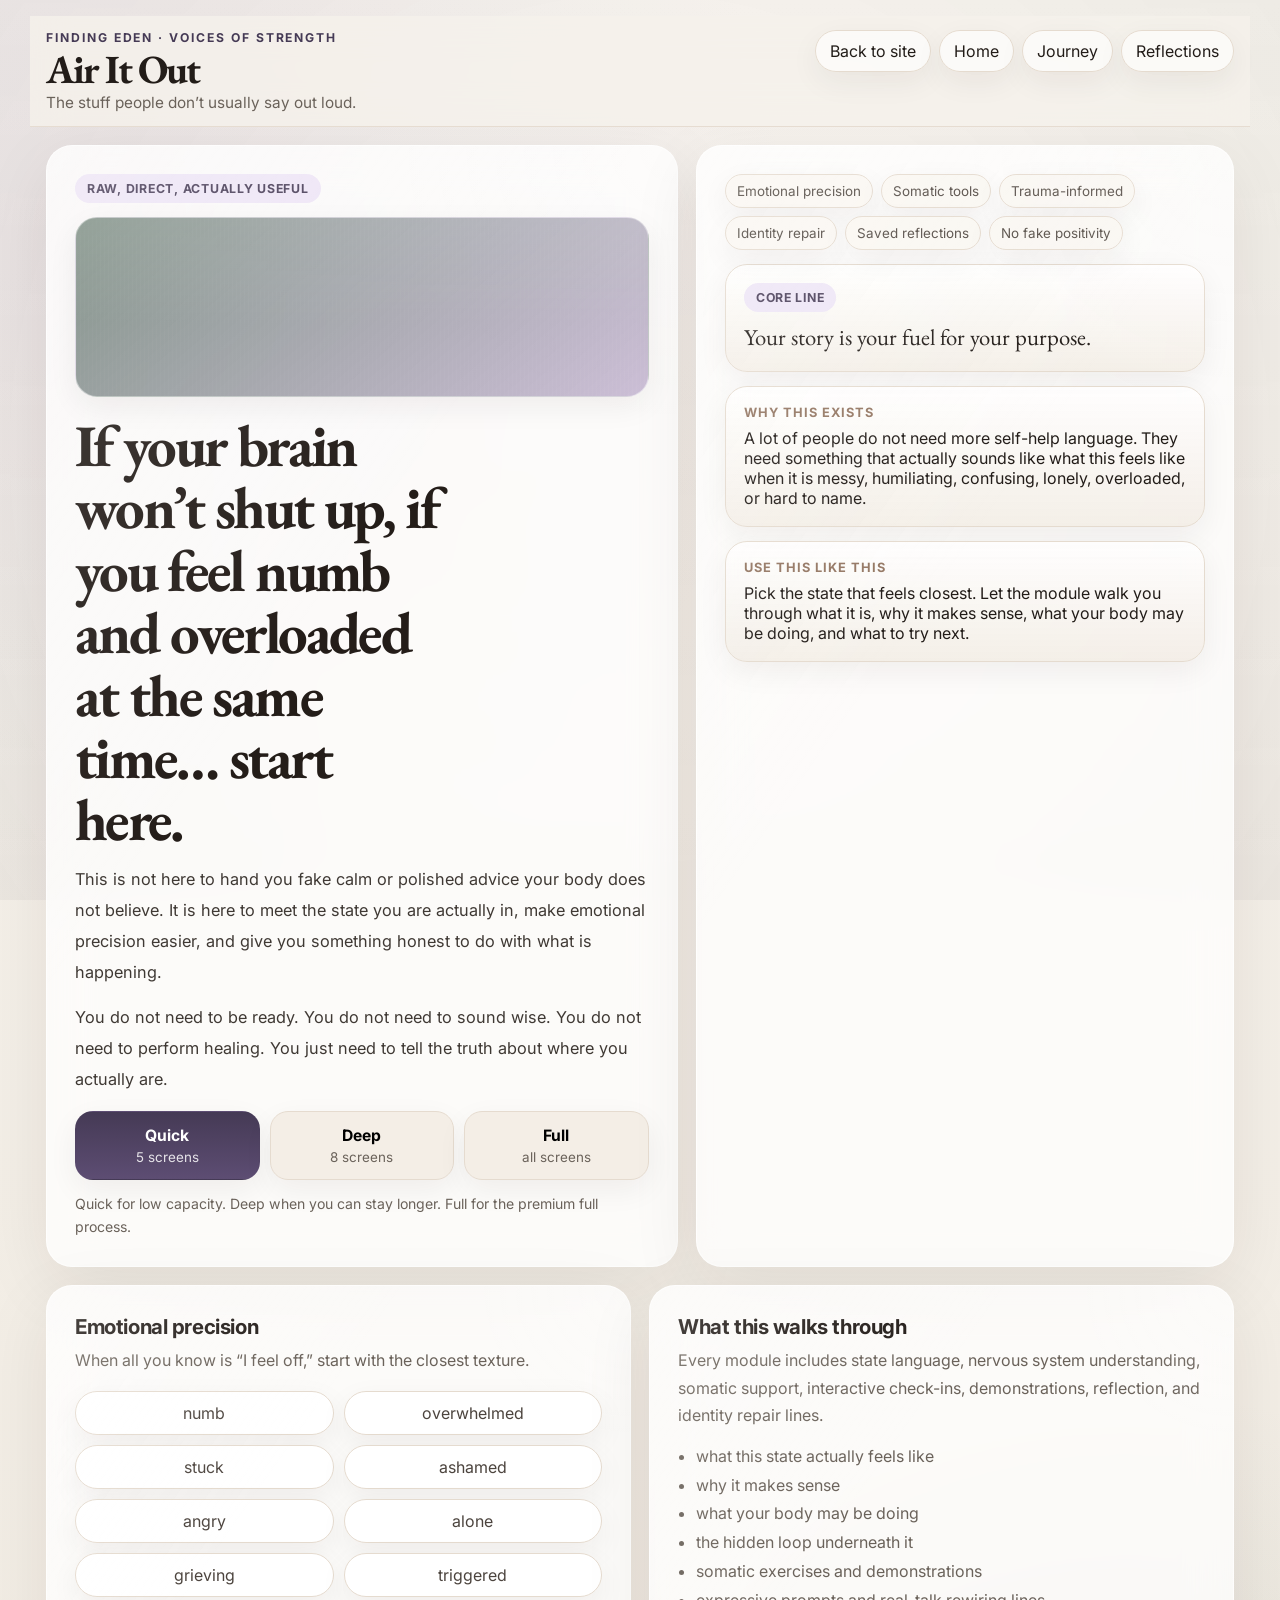
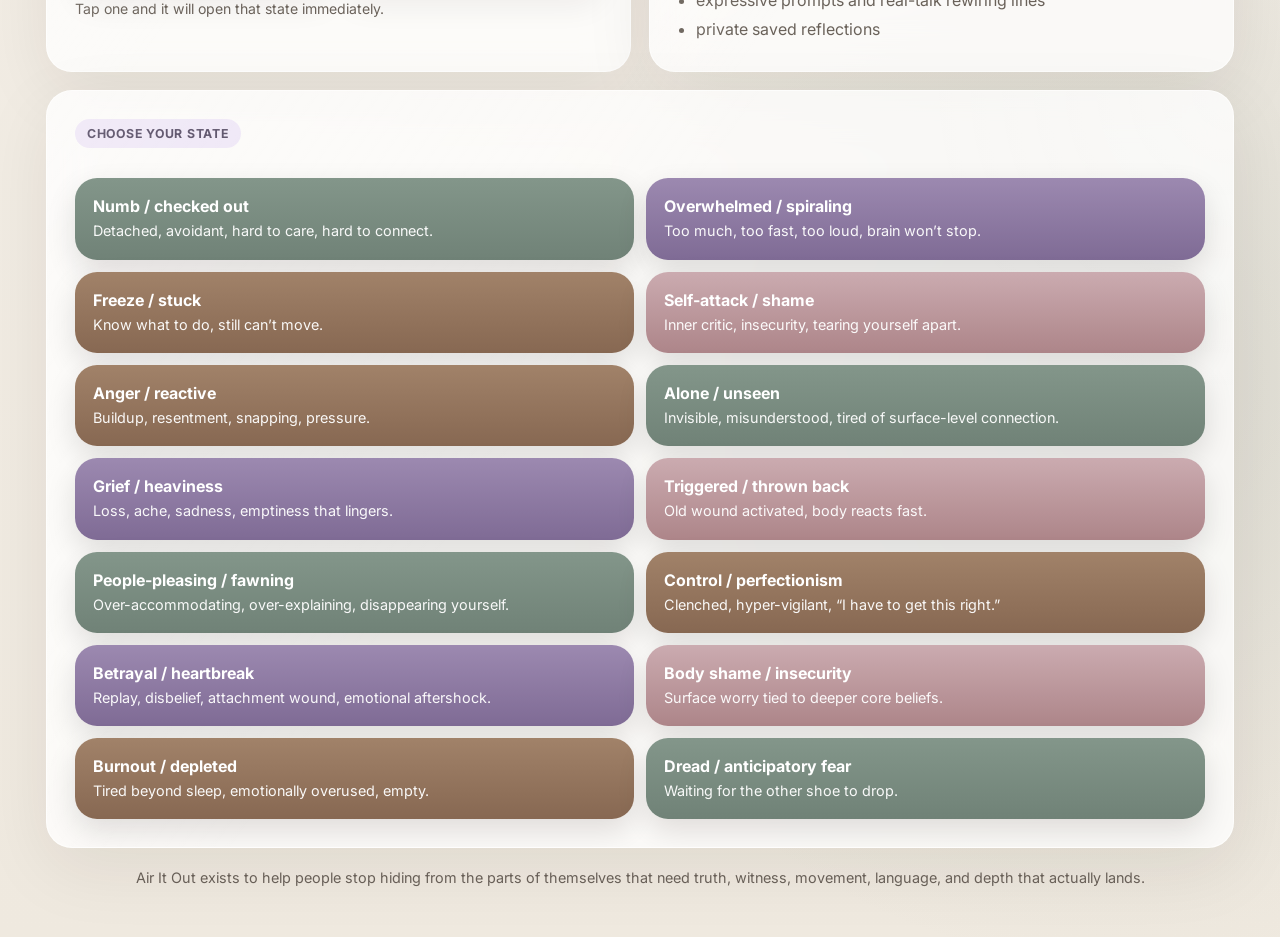
<file: air-it-out.html>
<!DOCTYPE html>
<html lang="en">
<head>
  <meta charset="UTF-8" />
  <meta name="viewport" content="width=device-width, initial-scale=1.0, viewport-fit=cover" />
  <title>Air It Out | Finding Eden</title>
  <meta name="theme-color" content="#7b8c81" />
  <meta name="apple-mobile-web-app-capable" content="yes" />
  <meta name="apple-mobile-web-app-status-bar-style" content="default" />
  <link rel="preconnect" href="https://fonts.googleapis.com">
  <link rel="preconnect" href="https://fonts.gstatic.com" crossorigin>
  <link href="https://fonts.googleapis.com/css2?family=EB+Garamond:wght@400;500;600;700&family=Inter:wght@300;400;500;600;700&display=swap" rel="stylesheet">

  <style>
    :root{
      --bg:#f6f2ec;
      --bg-2:#efe9df;
      --paper:rgba(255,255,255,.76);
      --paper-strong:rgba(255,255,255,.9);
      --text:#221c18;
      --muted:#6a625a;
      --line:#e5dbcf;
      --sage:#7b8c81;
      --sage-deep:#5f7267;
      --lav:#b8a7c8;
      --lav-deep:#7a678f;
      --wood:#947763;
      --wood-deep:#715847;
      --rose:#c79ea1;
      --gold:#b59a76;
      --ink:#453a55;
      --shadow:0 20px 70px rgba(36,24,12,.08);
      --shadow-soft:0 10px 30px rgba(36,24,12,.06);
      --radius:26px;
      --radius-sm:18px;
      --transition:.28s ease;
      --max:1220px;
    }

    *{box-sizing:border-box}
    html{scroll-behavior:smooth}
    body{
      margin:0;
      color:var(--text);
      font-family:"Inter",sans-serif;
      background:
        radial-gradient(circle at 10% 10%, rgba(184,167,200,.18), transparent 26%),
        radial-gradient(circle at 88% 78%, rgba(123,140,129,.18), transparent 26%),
        linear-gradient(180deg,var(--bg) 0%, var(--bg-2) 100%);
      min-height:100vh;
      -webkit-font-smoothing:antialiased;
      overflow-x:hidden;
    }
    body::before{
      content:"";
      position:fixed;
      inset:0;
      background:
        linear-gradient(rgba(255,255,255,.06), rgba(255,255,255,.02)),
        radial-gradient(circle at center, transparent 50%, rgba(0,0,0,.035));
      pointer-events:none;
      z-index:0;
    }

    a{text-decoration:none;color:inherit}
    button,input,textarea,select{font:inherit}
    .hidden{display:none!important}
    .app{
      position:relative;
      z-index:1;
      max-width:var(--max);
      margin:0 auto;
      padding:16px 16px 46px;
    }

    .topbar{
      position:sticky;
      top:0;
      z-index:60;
      margin:0 -16px 18px;
      padding:0 16px;
      background:rgba(246,242,236,.8);
      backdrop-filter:blur(18px);
      border-bottom:1px solid rgba(229,219,207,.92);
    }
    .topbar-inner{
      max-width:var(--max);
      margin:0 auto;
      padding:14px 0;
      display:flex;
      justify-content:space-between;
      align-items:flex-start;
      gap:12px;
      flex-wrap:wrap;
    }
    .brand-wrap{display:flex;flex-direction:column;gap:4px}
    .brand-kicker{
      font-size:.76rem;
      text-transform:uppercase;
      letter-spacing:.16em;
      color:var(--ink);
      font-weight:700;
    }
    .brand{
      margin:0;
      font-family:"EB Garamond",serif;
      font-size:2.5rem;
      line-height:1;
      letter-spacing:-.05em;
    }
    .tagline{
      margin:0;
      color:var(--muted);
      font-size:.96rem;
    }
    .top-actions{
      display:flex;
      flex-wrap:wrap;
      gap:8px;
    }
    .ghost-btn{
      border:none;
      background:rgba(255,255,255,.6);
      border:1px solid var(--line);
      color:var(--text);
      border-radius:999px;
      padding:10px 14px;
      cursor:pointer;
      transition:var(--transition);
      box-shadow:var(--shadow-soft);
    }
    .ghost-btn:hover{transform:translateY(-1px); background:#fff}

    .view{display:none; animation:fadeUp .32s ease}
    .view.active{display:block}
    @keyframes fadeUp{
      from{opacity:0; transform:translateY(10px)}
      to{opacity:1; transform:translateY(0)}
    }

    .hero{
      display:grid;
      grid-template-columns:1.08fr .92fr;
      gap:18px;
      margin-bottom:18px;
    }
    .card{
      position:relative;
      overflow:hidden;
      border-radius:var(--radius);
      background:var(--paper);
      border:1px solid rgba(255,255,255,.65);
      backdrop-filter:blur(22px);
      box-shadow:var(--shadow);
    }
    .card::before{
      content:"";
      position:absolute;
      inset:0;
      background:
        linear-gradient(125deg, rgba(255,255,255,.18), transparent 42%),
        radial-gradient(circle at top right, rgba(255,255,255,.16), transparent 22%);
      pointer-events:none;
    }
    .hero-main, .hero-side, .utility-card, .states-card, .side-nav, .screen-shell, .journal-shell{
      position:relative;
      z-index:1;
      padding:28px;
    }

    .eyebrow{
      display:inline-block;
      padding:7px 12px;
      border-radius:999px;
      background:#eee6f6;
      color:#4b405a;
      font-size:.77rem;
      font-weight:700;
      text-transform:uppercase;
      letter-spacing:.06em;
      margin-bottom:14px;
    }

    .hero-title,
    .screen-title,
    .section-title,
    .journal-heading{
      margin:0 0 12px;
      font-family:"EB Garamond",serif;
      letter-spacing:-.045em;
      color:#241d19;
    }
    .hero-title{
      font-size:clamp(2.15rem,4.6vw,4rem);
      line-height:1.06;
      max-width:12ch;
    }
    .hero-copy{
      margin:0 0 14px;
      color:#3f3934;
      font-size:1.02rem;
      line-height:1.9;
      max-width:62ch;
    }

    .visual-veil{
      height:180px;
      border-radius:22px;
      margin:0 0 18px;
      background:
        linear-gradient(140deg, rgba(123,140,129,.92), rgba(184,167,200,.72)),
        radial-gradient(circle at 16% 18%, rgba(255,255,255,.25), transparent 24%),
        radial-gradient(circle at 82% 72%, rgba(255,255,255,.12), transparent 20%);
      position:relative;
      overflow:hidden;
      box-shadow:var(--shadow-soft);
      border:1px solid rgba(255,255,255,.45);
    }
    .visual-veil::after{
      content:"";
      position:absolute;
      inset:0;
      background:
        linear-gradient(180deg, rgba(255,255,255,.12), transparent 60%),
        repeating-linear-gradient(90deg, rgba(255,255,255,.025) 0 1px, transparent 1px 4px);
      mix-blend-mode:screen;
    }

    .mode-row{
      display:grid;
      grid-template-columns:repeat(3,1fr);
      gap:10px;
      margin-top:16px;
    }
    .mode-btn{
      border:none;
      background:#f4eee6;
      border:1px solid var(--line);
      border-radius:18px;
      padding:14px 12px;
      text-align:center;
      cursor:pointer;
      transition:var(--transition);
      box-shadow:var(--shadow-soft);
    }
    .mode-btn strong{display:block; font-size:.98rem; margin-bottom:4px}
    .mode-btn span{display:block; font-size:.84rem; color:var(--muted)}
    .mode-btn.active{
      background:linear-gradient(180deg,var(--ink),#5d4d73);
      color:#fff;
      border-color:transparent;
    }
    .mode-btn.active span{color:rgba(255,255,255,.85)}
    .small-note{
      color:var(--muted);
      font-size:.88rem;
      line-height:1.65;
      margin:12px 0 0;
    }

    .feature-pills{
      display:flex;
      flex-wrap:wrap;
      gap:8px;
      margin-bottom:14px;
    }
    .pill{
      padding:8px 11px;
      border-radius:999px;
      background:#faf7f2;
      border:1px solid var(--line);
      color:#544c45;
      font-size:.84rem;
      box-shadow:var(--shadow-soft);
    }

    .quote-box,
    .soft-box,
    .support-box{
      border-radius:22px;
      padding:18px;
      background:linear-gradient(180deg, rgba(255,255,255,.72), rgba(241,235,227,.8));
      border:1px solid var(--line);
      box-shadow:var(--shadow-soft);
      margin-top:14px;
    }
    .quote-box .line{
      font-family:"EB Garamond",serif;
      font-size:1.42rem;
      line-height:1.35;
    }
    .soft-box strong,
    .support-box strong{
      display:block;
      margin-bottom:8px;
      font-size:.8rem;
      text-transform:uppercase;
      letter-spacing:.08em;
      color:var(--wood);
    }

    .utility-grid{
      display:grid;
      grid-template-columns:1fr 1fr;
      gap:18px;
      margin-bottom:18px;
    }
    .utility-card h3{
      margin:0 0 8px;
      font-size:1.28rem;
      letter-spacing:-.02em;
    }
    .utility-card p{
      margin:0;
      color:var(--muted);
      line-height:1.72;
    }

    .precision-grid{
      display:grid;
      grid-template-columns:repeat(2,1fr);
      gap:10px;
      margin-top:16px;
    }
    .precision-chip{
      border:none;
      padding:11px 12px;
      border-radius:999px;
      background:#fff;
      border:1px solid var(--line);
      color:#4c443e;
      cursor:pointer;
      transition:var(--transition);
      box-shadow:var(--shadow-soft);
    }
    .precision-chip:hover{transform:translateY(-1px); background:#f8f4ee}

    .states-grid{
      display:grid;
      grid-template-columns:repeat(2,1fr);
      gap:12px;
      margin-top:16px;
    }
    .state-btn{
      position:relative;
      overflow:hidden;
      border:none;
      width:100%;
      text-align:left;
      border-radius:22px;
      padding:18px;
      color:#fff;
      cursor:pointer;
      transition:var(--transition);
      box-shadow:0 12px 30px rgba(20,10,0,.12);
    }
    .state-btn:hover{
      transform:translateY(-2px);
      filter:brightness(1.03);
    }
    .state-btn::after{
      content:"";
      position:absolute;
      inset:0;
      background:linear-gradient(120deg, transparent 0%, rgba(255,255,255,.18) 45%, transparent 80%);
      transform:translateX(-120%);
      transition:transform .8s ease;
    }
    .state-btn:hover::after{transform:translateX(140%)}
    .state-btn strong{display:block; font-size:1rem; margin-bottom:4px}
    .state-btn span{display:block; font-size:.9rem; line-height:1.48; opacity:.95}
    .sage{background:linear-gradient(180deg,#83968a 0%, #708277 100%)}
    .lav{background:linear-gradient(180deg,#9c89b0 0%, #7f6b95 100%)}
    .wood{background:linear-gradient(180deg,#a18269 0%, #876852 100%)}
    .rose{background:linear-gradient(180deg,#cbabb0 0%, #ad8589 100%)}

    .journey-layout{
      display:grid;
      grid-template-columns:.88fr 1.12fr;
      gap:18px;
    }
    .side-nav p, .journal-shell p{
      margin:0;
      color:var(--muted);
      line-height:1.72;
    }
    .module-list{
      display:flex;
      flex-direction:column;
      gap:10px;
      margin-top:16px;
      max-height:780px;
      overflow:auto;
      padding-right:4px;
    }
    .module-btn{
      width:100%;
      border:none;
      background:#fbf8f3;
      border:1px solid var(--line);
      border-radius:20px;
      padding:15px;
      text-align:left;
      color:var(--text);
      cursor:pointer;
      transition:var(--transition);
      box-shadow:var(--shadow-soft);
    }
    .module-btn:hover{background:#fff; transform:translateY(-1px)}
    .module-btn.active{
      background:linear-gradient(180deg,var(--ink),#5d4d73);
      color:#fff;
      border-color:transparent;
    }
    .module-btn strong{display:block; margin-bottom:4px; font-size:.98rem}
    .module-btn span{display:block; font-size:.86rem; line-height:1.45; color:inherit; opacity:.92}

    .progress-wrap{margin-bottom:14px}
    .progress-top{
      display:flex;
      justify-content:space-between;
      align-items:center;
      gap:8px;
      margin-bottom:8px;
    }
    .progress-top small{
      color:var(--muted);
      font-size:.82rem;
    }
    .progress-bar{
      height:8px;
      border-radius:999px;
      background:#ede5da;
      overflow:hidden;
    }
    .progress-fill{
      height:100%;
      width:0%;
      background:linear-gradient(90deg,var(--lav-deep),var(--sage));
      border-radius:999px;
      transition:width .34s ease;
    }
    .step-bar{
      display:flex;
      flex-wrap:wrap;
      gap:8px;
      margin:0 0 16px;
    }
    .step{
      padding:8px 12px;
      border-radius:999px;
      font-size:.8rem;
      background:#f1ebe3;
      border:1px solid var(--line);
      color:#5d544c;
    }
    .step.active{
      background:var(--sage);
      color:#fff;
      border-color:transparent;
    }

    .screen-tag{
      display:inline-block;
      padding:6px 10px;
      border-radius:999px;
      background:#eee6f6;
      color:#4d405c;
      font-size:.77rem;
      font-weight:700;
      text-transform:uppercase;
      letter-spacing:.05em;
      margin-bottom:10px;
    }
    .module-visual{
      height:190px;
      border-radius:22px;
      margin-bottom:18px;
      border:1px solid rgba(255,255,255,.5);
      box-shadow:var(--shadow-soft);
      position:relative;
      overflow:hidden;
    }
    .module-visual::before{
      content:"";
      position:absolute;
      inset:0;
      background:
        radial-gradient(circle at 18% 18%, rgba(255,255,255,.34), transparent 24%),
        radial-gradient(circle at 78% 76%, rgba(255,255,255,.16), transparent 18%),
        linear-gradient(135deg, rgba(255,255,255,.12), transparent 50%);
    }
    .module-visual::after{
      content:"";
      position:absolute;
      inset:0;
      background:repeating-linear-gradient(90deg, rgba(255,255,255,.025) 0 1px, transparent 1px 4px);
      mix-blend-mode:screen;
    }

    .screen-title{
      font-size:2rem;
      line-height:1.08;
      max-width:18ch;
    }
    .screen-copy{
      color:#3d3833;
      font-size:1rem;
      line-height:1.95;
      white-space:pre-line;
      max-width:63ch;
    }

    .checkin-wrap,
    .callout,
    .tool-box,
    .prompt-box,
    .diagram-box,
    .mantra,
    .pause-box,
    .demo-box,
    .identity-box{
      border-radius:20px;
      padding:16px;
      margin-top:16px;
      box-shadow:var(--shadow-soft);
    }
    .checkin-wrap{background:#f7f2fb; border:1px solid #e4d9ee}
    .diagram-box{background:#f7f2fb; border:1px solid #e5d8ef; color:#453953}
    .tool-box{background:#f6f9f7; border:1px solid #d9e3dd}
    .prompt-box{background:#fbf7f1; border:1px dashed #d5c5b6}
    .callout{background:#f5eee6; border-left:4px solid var(--wood); color:#473e36}
    .pause-box{background:linear-gradient(180deg, rgba(255,255,255,.78), rgba(241,235,227,.78)); border:1px solid var(--line)}
    .demo-box{background:#f4f7fb; border:1px solid #d9e0ea}
    .identity-box{background:#f8f4ef; border:1px solid #e5d9cc}
    .checkin-wrap h4,
    .diagram-box h4,
    .tool-box h4,
    .prompt-box h4,
    .demo-box h4,
    .identity-box h4{
      margin:0 0 8px;
      font-size:1rem;
      letter-spacing:-.01em;
    }

    .choice-grid{
      display:flex;
      flex-wrap:wrap;
      gap:8px;
      margin-top:10px;
    }
    .choice-chip{
      border:none;
      border-radius:999px;
      padding:10px 12px;
      background:#fff;
      border:1px solid var(--line);
      color:#3f3832;
      cursor:pointer;
      transition:var(--transition);
    }
    .choice-chip:hover{transform:translateY(-1px); background:#fdfcff}
    .choice-chip.active{
      background:var(--ink);
      color:#fff;
      border-color:transparent;
    }
    .mini-note{
      margin-top:10px;
      color:var(--muted);
      font-size:.9rem;
      line-height:1.65;
    }

    .diagram-flow{
      display:grid;
      gap:10px;
      margin-top:10px;
    }
    .diagram-step{
      padding:10px 12px;
      border-radius:14px;
      border:1px solid rgba(126,103,152,.28);
      background:rgba(255,255,255,.68);
      font-size:.92rem;
    }

    .tool-box ul,
    .prompt-box ul,
    .demo-box ul,
    .identity-box ul{
      margin:10px 0 0;
      padding-left:18px;
    }
    .tool-box li,
    .prompt-box li,
    .demo-box li,
    .identity-box li{
      margin:8px 0;
      line-height:1.72;
    }

    .mantra{
      background:linear-gradient(180deg,#f1ece6 0%, #fbf8f3 100%);
      border:1px solid var(--line);
      color:#342d28;
    }
    .mantra strong{
      display:block;
      margin-bottom:8px;
      font-size:.82rem;
      color:var(--wood);
      text-transform:uppercase;
      letter-spacing:.08em;
    }
    .pause-box strong,
    .support-box strong{
      display:block;
      margin-bottom:8px;
      font-size:.8rem;
      text-transform:uppercase;
      letter-spacing:.08em;
      color:var(--wood);
    }

    .inline-reflection,
    .journal-title,
    .journal-input{
      width:100%;
      border:1px solid var(--line);
      border-radius:18px;
      padding:14px 16px;
      background:#fff;
      color:var(--text);
      box-shadow:var(--shadow-soft);
    }
    .inline-reflection{
      min-height:105px;
      margin-top:10px;
      resize:vertical;
      line-height:1.7;
    }
    .journal-title, .journal-input{margin-top:12px}
    .journal-input{
      min-height:210px;
      resize:vertical;
      line-height:1.7;
    }

    .starter-prompts{
      display:flex;
      flex-wrap:wrap;
      gap:8px;
      margin-top:14px;
    }
    .starter-btn{
      border:none;
      border-radius:999px;
      padding:10px 12px;
      background:#f3ede6;
      border:1px solid var(--line);
      cursor:pointer;
      transition:var(--transition);
    }
    .starter-btn:hover{background:#fff; transform:translateY(-1px)}

    .action-row{
      display:flex;
      gap:10px;
      margin-top:18px;
    }
    .action-btn{
      flex:1;
      border:none;
      border-radius:16px;
      padding:15px 14px;
      cursor:pointer;
      transition:var(--transition);
      box-shadow:var(--shadow-soft);
    }
    .action-btn:hover{transform:translateY(-1px)}
    .action-btn.primary{
      background:linear-gradient(180deg,var(--sage),var(--sage-deep));
      color:#fff;
    }
    .action-btn.secondary{
      background:#ece5f3;
      color:#31293a;
    }

    .saved-list{
      display:grid;
      gap:12px;
      margin-top:18px;
      max-height:520px;
      overflow:auto;
      padding-right:4px;
    }
    .saved-item{
      padding:14px;
      border-radius:18px;
      background:#fbf8f3;
      border:1px solid var(--line);
      box-shadow:var(--shadow-soft);
    }
    .saved-meta{
      color:var(--muted);
      font-size:.82rem;
      margin-bottom:8px;
    }
    .saved-title{
      font-weight:700;
      margin-bottom:6px;
    }
    .saved-body{
      color:#3d3833;
      line-height:1.68;
      white-space:pre-line;
    }
    .saved-actions{
      display:flex;
      gap:8px;
      flex-wrap:wrap;
      margin-top:10px;
    }
    .saved-actions button{
      border:none;
      border-radius:12px;
      padding:10px 12px;
      background:#ede6dd;
      cursor:pointer;
    }

    .footer-note{
      text-align:center;
      color:var(--muted);
      font-size:.9rem;
      margin-top:18px;
      line-height:1.7;
      padding:0 6px;
    }

    @media (max-width:980px){
      .hero,.utility-grid,.journey-layout{grid-template-columns:1fr}
      .module-list,.saved-list{max-height:none}
    }
    @media (max-width:620px){
      .states-grid,.precision-grid{grid-template-columns:1fr}
      .mode-row{grid-template-columns:1fr}
      .action-row{flex-direction:column}
      .hero-title{font-size:2.5rem}
      .screen-title{font-size:1.7rem}
      .module-visual{height:150px}
      .top-actions{width:100%}
    }
  </style>
</head>
<body>
  <div class="app">
    <div class="topbar">
      <div class="topbar-inner">
        <div class="brand-wrap">
          <div class="brand-kicker">Finding Eden · Voices of Strength</div>
          <h1 class="brand">Air It Out</h1>
          <p class="tagline">The stuff people don’t usually say out loud.</p>
        </div>
        <div class="top-actions">
          <a class="ghost-btn" href="/">Back to site</a>
          <button class="ghost-btn" id="goHomeTop" type="button">Home</button>
          <button class="ghost-btn" id="goJourneyTop" type="button">Journey</button>
          <button class="ghost-btn" id="goJournalTop" type="button">Reflections</button>
        </div>
      </div>
    </div>

    <section class="view active" id="homeView">
      <div class="hero">
        <div class="card hero-main">
          <div class="eyebrow">Raw, direct, actually useful</div>
          <div class="visual-veil"></div>
          <h2 class="hero-title">If your brain won’t shut up, if you feel numb and overloaded at the same time… start here.</h2>
          <p class="hero-copy">
            This is not here to hand you fake calm or polished advice your body does not believe.
            It is here to meet the state you are actually in, make emotional precision easier,
            and give you something honest to do with what is happening.
          </p>
          <p class="hero-copy">
            You do not need to be ready. You do not need to sound wise. You do not need to perform healing.
            You just need to tell the truth about where you actually are.
          </p>
          <div class="mode-row">
            <button class="mode-btn active" data-mode="quick">
              <strong>Quick</strong>
              <span>5 screens</span>
            </button>
            <button class="mode-btn" data-mode="deep">
              <strong>Deep</strong>
              <span>8 screens</span>
            </button>
            <button class="mode-btn" data-mode="full">
              <strong>Full</strong>
              <span>all screens</span>
            </button>
          </div>
          <p class="small-note">Quick for low capacity. Deep when you can stay longer. Full for the premium full process.</p>
        </div>

        <div class="card hero-side">
          <div class="feature-pills">
            <div class="pill">Emotional precision</div>
            <div class="pill">Somatic tools</div>
            <div class="pill">Trauma-informed</div>
            <div class="pill">Identity repair</div>
            <div class="pill">Saved reflections</div>
            <div class="pill">No fake positivity</div>
          </div>

          <div class="quote-box">
            <div class="eyebrow" style="margin-bottom:10px;">Core line</div>
            <div class="line">Your story is your fuel for your purpose.</div>
          </div>

          <div class="soft-box">
            <strong>Why this exists</strong>
            A lot of people do not need more self-help language.
            They need something that actually sounds like what this feels like when it is messy,
            humiliating, confusing, lonely, overloaded, or hard to name.
          </div>

          <div class="support-box">
            <strong>Use this like this</strong>
            Pick the state that feels closest. Let the module walk you through what it is,
            why it makes sense, what your body may be doing, and what to try next.
          </div>
        </div>
      </div>

      <div class="utility-grid">
        <div class="card utility-card">
          <h3>Emotional precision</h3>
          <p>When all you know is “I feel off,” start with the closest texture.</p>
          <div class="precision-grid">
            <button class="precision-chip" data-module="numb">numb</button>
            <button class="precision-chip" data-module="overwhelm">overwhelmed</button>
            <button class="precision-chip" data-module="freeze">stuck</button>
            <button class="precision-chip" data-module="selfAttack">ashamed</button>
            <button class="precision-chip" data-module="anger">angry</button>
            <button class="precision-chip" data-module="unseen">alone</button>
            <button class="precision-chip" data-module="grief">grieving</button>
            <button class="precision-chip" data-module="triggered">triggered</button>
          </div>
          <p class="small-note">Tap one and it will open that state immediately.</p>
        </div>

        <div class="card utility-card">
          <h3>What this walks through</h3>
          <p>
            Every module includes state language, nervous system understanding,
            somatic support, interactive check-ins, demonstrations, reflection, and identity repair lines.
          </p>
          <ul style="margin:12px 0 0; padding-left:18px; color:var(--muted); line-height:1.8;">
            <li>what this state actually feels like</li>
            <li>why it makes sense</li>
            <li>what your body may be doing</li>
            <li>the hidden loop underneath it</li>
            <li>somatic exercises and demonstrations</li>
            <li>expressive prompts and real-talk rewiring lines</li>
            <li>private saved reflections</li>
          </ul>
        </div>
      </div>

      <div class="card states-card">
        <div class="eyebrow">Choose your state</div>
        <div class="states-grid">
          <button class="state-btn sage" data-module="numb"><strong>Numb / checked out</strong><span>Detached, avoidant, hard to care, hard to connect.</span></button>
          <button class="state-btn lav" data-module="overwhelm"><strong>Overwhelmed / spiraling</strong><span>Too much, too fast, too loud, brain won’t stop.</span></button>
          <button class="state-btn wood" data-module="freeze"><strong>Freeze / stuck</strong><span>Know what to do, still can’t move.</span></button>
          <button class="state-btn rose" data-module="selfAttack"><strong>Self-attack / shame</strong><span>Inner critic, insecurity, tearing yourself apart.</span></button>
          <button class="state-btn wood" data-module="anger"><strong>Anger / reactive</strong><span>Buildup, resentment, snapping, pressure.</span></button>
          <button class="state-btn sage" data-module="unseen"><strong>Alone / unseen</strong><span>Invisible, misunderstood, tired of surface-level connection.</span></button>
          <button class="state-btn lav" data-module="grief"><strong>Grief / heaviness</strong><span>Loss, ache, sadness, emptiness that lingers.</span></button>
          <button class="state-btn rose" data-module="triggered"><strong>Triggered / thrown back</strong><span>Old wound activated, body reacts fast.</span></button>
          <button class="state-btn sage" data-module="peoplePleasing"><strong>People-pleasing / fawning</strong><span>Over-accommodating, over-explaining, disappearing yourself.</span></button>
          <button class="state-btn wood" data-module="control"><strong>Control / perfectionism</strong><span>Clenched, hyper-vigilant, “I have to get this right.”</span></button>
          <button class="state-btn lav" data-module="betrayal"><strong>Betrayal / heartbreak</strong><span>Replay, disbelief, attachment wound, emotional aftershock.</span></button>
          <button class="state-btn rose" data-module="insecurity"><strong>Body shame / insecurity</strong><span>Surface worry tied to deeper core beliefs.</span></button>
          <button class="state-btn wood" data-module="burnout"><strong>Burnout / depleted</strong><span>Tired beyond sleep, emotionally overused, empty.</span></button>
          <button class="state-btn sage" data-module="dread"><strong>Dread / anticipatory fear</strong><span>Waiting for the other shoe to drop.</span></button>
        </div>
      </div>
    </section>

    <section class="view" id="journeyView">
      <div class="journey-layout">
        <div class="card side-nav">
          <h3 class="section-title">Your process</h3>
          <p>This is not about fixing you. It is about understanding what is happening so it stops running you in the dark.</p>
          <div class="module-list" id="moduleList"></div>
        </div>

        <div class="card screen-shell">
          <div class="progress-wrap">
            <div class="progress-top">
              <small id="progressText">Step 1</small>
              <small id="progressPercent">0%</small>
            </div>
            <div class="progress-bar">
              <div class="progress-fill" id="progressFill"></div>
            </div>
          </div>

          <div class="step-bar" id="stepBar"></div>
          <div id="screenContent"></div>

          <div class="action-row">
            <button class="action-btn secondary" id="backBtn" type="button">Back</button>
            <button class="action-btn primary" id="nextBtn" type="button">Continue</button>
          </div>
        </div>

        <div class="card journal-shell" id="journalView">
          <h3 class="journal-heading">Private reflections</h3>
          <p>Everything you save stays only in this browser on this device.</p>

          <div class="starter-prompts">
            <button class="starter-btn" type="button" data-starter="What am I not saying out loud?">What am I not saying out loud?</button>
            <button class="starter-btn" type="button" data-starter="What hurt more than I admitted?">What hurt more than I admitted?</button>
            <button class="starter-btn" type="button" data-starter="What am I pretending doesn’t affect me?">What am I pretending doesn’t affect me?</button>
            <button class="starter-btn" type="button" data-starter="What truth do I keep circling but not fully facing?">What truth do I keep circling but not fully facing?</button>
          </div>

          <input class="journal-title" id="journalTitle" placeholder="Give this reflection a name (optional)" />
          <textarea class="journal-input" id="journalInput" placeholder="Write the honest version. Not the cleaned-up version."></textarea>

          <div class="action-row">
            <button class="action-btn primary" id="saveReflection" type="button">Save reflection</button>
<button class="action-btn secondary" id="submitReflection" type="button">Submit anonymously</button>
          </div>

          <div class="saved-list" id="savedList"></div>
        </div>
      </div>
    </section>

    <div class="footer-note">Air It Out exists to help people stop hiding from the parts of themselves that need truth, witness, movement, language, and depth that actually lands.</div>
  </div>

  <script>
    const STORAGE_KEY = "air_it_out_full_premium_reflections_v2";
    let currentMode = "quick";
    let currentModuleKey = null;
    let currentScreens = [];
    let currentScreenIndex = 0;

    const baseModules = {
      numb: {
        title:"Numb / checked out",
        desc:"Detached, avoidant, hard to care, hard to connect.",
        colors:["#708277","#b8a7c8"],
        screens:[
          {tag:"Mirror", title:"This is the part where you are technically still here, but not fully in your life.", copy:`You answer people.
You go through motions.
You may still laugh, work, or get through the day.

But it all feels slightly far away.
Muted.
Flat.
Distant.

A lot of people call this laziness or apathy because that is easier than admitting how much they have actually been carrying.

Numbness is rarely emptiness.
More often it is protection.`},
          {tag:"Meaning", title:"Numbness usually shows up because full access to your feelings got too expensive.", copy:`This can happen after long stress.
Long grief.
Long over-functioning.
Long relational disappointment.
Long periods of having to push through things you never really got to process.

So your system stops opening all the way.

Not because there is nothing inside you.
Because there is too much waiting there.`},
          {tag:"Loop", title:"The numb loop keeps you disconnected and then makes you hate yourself for being disconnected.", copy:`That is why this state can become so sticky.`, diagram:["too much for too long","disconnect to survive it","feel guilty for disconnecting","pull back more","feel even less alive"]},
          {tag:"Check-in", title:"What part of this feels most true right now?", copy:`Pick what hits closest.`, choices:["I feel flat","I feel foggy","I feel disconnected from myself","I feel disconnected from other people","I feel like I’m only performing presence"], note:"You do not need perfect language. Just notice what your body reacts to."},
          {tag:"Body", title:"The goal is not motivation first. The goal is contact.", copy:`You are not trying to suddenly become inspired.
You are trying to come back online a little.`, toolTitle:"Somatic exercise", toolCopy:`<ul>
            <li>Press both feet into the floor for 10 seconds. Release. Repeat 3 times.</li>
            <li>Rub your hands together until you feel heat.</li>
            <li>Touch your arms, neck, or face and notice pressure and temperature.</li>
            <li>Lift your shoulders to your ears, hold for 3 seconds, then let them drop.</li>
            <li>Look around the room and name 5 things you can see, 4 things you can feel, 3 things you can hear.</li>
          </ul>`},
          {tag:"Demo", title:"Demonstration: how to come back online without forcing yourself.", copy:`Do this exactly, not perfectly.`, demoTitle:"Try this live", demoCopy:`<ul>
            <li>Stand up.</li>
            <li>Put both hands on your chest.</li>
            <li>Say: “I’m here. I’m still here.”</li>
            <li>Walk slowly across the room and back once.</li>
            <li>Notice whether you feel 1% more here than you did a minute ago.</li>
          </ul>`},
          {tag:"Pause", title:"Pause here.", copy:`What are you pretending does not affect you as much as it actually does?`, reflectionPlaceholder:"Write the thing you keep minimizing."},
          {tag:"Release", title:"Give the numbness somewhere to go besides silence.", copy:`You do not need insight first.
You just need a crack in the shutdown.`, promptTitle:"Expressive release", promptCopy:`<ul>
            <li>Write for 2 minutes: “Right now I don’t want to…”</li>
            <li>Start a list called: “What I’ve been pretending doesn’t affect me.”</li>
            <li>Take one color and cover a page with marks that match how muted you feel.</li>
            <li>Record a voice note saying the honest version of what you’ve gone quiet about.</li>
          </ul>`},
          {tag:"Identity", title:"Numbness can distort identity.", copy:`You start thinking “I’m boring,” “I’m empty,” “I’m not passionate anymore.”

But numbness is a state, not your personality.`, identityTitle:"Identity repair", identityCopy:`<ul>
            <li>You are not empty. You are protected.</li>
            <li>You are not broken because access got limited.</li>
            <li>A protected nervous system can still soften safely.</li>
          </ul>`},
          {tag:"Truth", title:"Borrow a line your body can actually believe.", copy:`Do not force a fake affirmation here.`, mantra:`REAL TALK TO BORROW:
“I’ve been carrying more than I let myself admit.
No wonder I shut down.
That doesn’t mean I’m hopeless.
It means I need care before I can reconnect.”`},
          {tag:"Close", title:"If you feel even a little more here, that counts.", copy:`This is not a performance.
This is contact.

And contact matters more than perfection.`}
        ]
      },

      overwhelm: {
        title:"Overwhelmed / spiraling",
        desc:"Too much, too fast, too loud, brain won’t stop.",
        colors:["#b8a7c8","#947763"],
        screens:[
          {tag:"Mirror", title:"This is the part where your brain keeps trying to solve everything at once and your body keeps paying for it.", copy:`You check your phone and feel worse.
You replay the same thing even though you already know the answer.
You try to distract yourself but your body won’t drop it.

This is not just stress.
This is mental noise plus pressure plus fear plus self-awareness.`},
          {tag:"Meaning", title:"You are not overreacting. Your system is overloaded.", copy:`A lot of the time your logical mind is not confused.
Your nervous system is just holding too many unresolved loops at once.

The text you did not answer.
The thing you are scared to admit.
The future you keep trying to control.
The pain you keep calling stress instead of grief.`},
          {tag:"Loop", title:"The spiral turns everything into an emergency.", copy:`That is why one message can feel like collapse.`, diagram:["stress builds quietly","mind scans ahead","body reads that as danger","panic rises","everything feels urgent at once"]},
          {tag:"Check-in", title:"What kind of overwhelm is this?", copy:`Pick the closest texture.`, choices:["future dread","panic","mental noise","too many open loops","I feel like I’m failing at everything"]},
          {tag:"Body", title:"You do not need to calm down first. You need to downshift.", copy:`Trying to “calm down” can feel insulting when you’re maxed out.`, toolTitle:"Somatic exercise", toolCopy:`<ul>
            <li>Unclench your jaw on purpose.</li>
            <li>Exhale longer than you inhale 6 times.</li>
            <li>Press your back into a chair or wall and notice support.</li>
            <li>Move only your eyes slowly left to right across the room.</li>
            <li>Put one hand on chest and one lower on stomach for 20 seconds.</li>
          </ul>`},
          {tag:"Demo", title:"Demonstration: break the spiral in under a minute.", copy:`Do it with me.`, demoTitle:"Try this live", demoCopy:`<ul>
            <li>Name the main problem in 6 words or less.</li>
            <li>Say out loud: “Not all of this needs me right now.”</li>
            <li>Pick one thing that is actually for today.</li>
            <li>Everything else becomes later, not never.</li>
          </ul>`},
          {tag:"Pause", title:"Pause.", copy:`What is the one loop your mind keeps circling right now?`, reflectionPlaceholder:"Name the main loop, not all the side loops."},
          {tag:"Release", title:"Get the charge out of your head and into something else.", copy:`Overwhelm gets worse when everything stays abstract.`, promptTitle:"Expressive release", promptCopy:`<ul>
            <li>Write: “Everything in my head right now is…” without stopping for 2 minutes.</li>
            <li>Make 3 columns: actual emergency / feels urgent / can wait.</li>
            <li>Draw the pressure as shapes or marks.</li>
            <li>Send yourself a voice memo with the uncensored version.</li>
          </ul>`},
          {tag:"Identity", title:"Overwhelm can make you feel like you are incapable.", copy:`But being overloaded is not the same thing as being incapable.`, identityTitle:"Identity repair", identityCopy:`<ul>
            <li>You are not weak because your system is maxed out.</li>
            <li>Capacity is not the same thing as worth.</li>
            <li>You do not need to handle everything to still be enough.</li>
          </ul>`},
          {tag:"Truth", title:"Use a line your body can work with.", copy:`Not “I’m calm.” Something truer.`, mantra:`REAL TALK TO BORROW:
“I don’t need to solve my whole life tonight.
This feeling is real, but it is not the whole truth.
I can slow this down one piece at a time.”`},
          {tag:"Close", title:"Shrink the frame.", copy:`Not your whole future.
Not every possible outcome.
Just this hour.
Maybe just the next 10 minutes.`}
        ]
      },

      freeze: {
        title:"Freeze / stuck",
        desc:"Know what to do, still can’t move.",
        colors:["#708277","#947763"],
        screens:[
          {tag:"Mirror", title:"This is the part where you know exactly what to do and still cannot get yourself to move.", copy:`So now you’re not just stuck.
You’re stuck and embarrassed about being stuck.
Stuck and frustrated.
Stuck and starting to question your character.`},
          {tag:"Meaning", title:"Sometimes movement feels emotionally loaded.", copy:`If I move, it becomes real.
If I answer, I have to face what comes next.
If I start, I can fail.
If I choose, I lose all the other choices.`},
          {tag:"Loop", title:"Freeze often promises movement later, once you “feel ready.”", copy:`But movement usually creates readiness, not the other way around.`, diagram:["pressure builds","movement feels risky","you delay","delay becomes shame","shame makes movement even harder"]},
          {tag:"Body", title:"Your body often needs motion before your mind fully buys in.", copy:`Not a whole productive day.
Just enough movement to tell your system: we’re not trapped.`, toolTitle:"Somatic exercise", toolCopy:`<ul>
            <li>Stand up and sway side to side for 20 seconds.</li>
            <li>Roll your shoulders back 10 times slowly.</li>
            <li>March in place for 30 seconds.</li>
            <li>Shake out your hands and arms.</li>
            <li>Walk through a doorway on purpose as a cue that you are changing states.</li>
          </ul>`},
          {tag:"Demo", title:"Demonstration: thaw the freeze with one-minute action.", copy:`This is not about motivation. It is about thawing.`, demoTitle:"Try this live", demoCopy:`<ul>
            <li>Say out loud the next physical action only.</li>
            <li>Not the whole task. Just the first physical move.</li>
            <li>Do that move before your brain negotiates with you.</li>
            <li>Stop there if you need to. Count that as progress.</li>
          </ul>`},
          {tag:"Pause", title:"Pause.", copy:`What feels loaded about moving forward?`, reflectionPlaceholder:"What does taking action mean to you emotionally?"},
          {tag:"Identity", title:"Freeze can make you call yourself lazy.", copy:`But stuck is not lazy. Stuck is often scared, overloaded, ashamed, or over-activated.`, identityTitle:"Identity repair", identityCopy:`<ul>
            <li>Being blocked is not the same thing as not caring.</li>
            <li>Having a nervous system response is not a moral failure.</li>
            <li>Tiny movement still counts.</li>
          </ul>`},
          {tag:"Truth", title:"Borrow a steadier line.", copy:`Something more honest than “just do it.”`, mantra:`REAL TALK TO BORROW:
“I’m not failing because movement is hard right now.
Something in me is bracing.
I can work with that by going smaller.”`},
          {tag:"Close", title:"The goal is not speed. It’s thawing.", copy:`Open the document.
Put on the shoes.
Send the one line.
Tiny movement is still movement.`}
        ]
      },

      selfAttack: {
        title:"Self-attack / shame",
        desc:"Inner critic, insecurity, tearing yourself apart.",
        colors:["#c79ea1","#b8a7c8"],
        screens:[
          {tag:"Mirror", title:"This is the part where the loudest voice in your head sounds true just because it has been there for years.", copy:`You zoom in on what is wrong.
What is embarrassing.
What makes you feel unwanted, hard to love, behind, not enough, too much, or easy to replace.`},
          {tag:"Meaning", title:"A lot of self-attack started as protection.", copy:`The brain attacks first as if beating everyone else to it might somehow make rejection safer.`},
          {tag:"Loop", title:"Shame narrows the whole frame.", copy:`It turns one mistake into identity.`, diagram:["something hurts","inner critic activates","you believe the harshest voice","your body contracts","you act smaller and call that proof"]},
          {tag:"Check-in", title:"What form is the self-attack taking?", copy:`Pick the closest.`, choices:["I feel ugly","I feel behind","I feel embarrassing","I feel hard to love","I feel like there’s something wrong with me"]},
          {tag:"Body", title:"Locate where the shame lands physically.", copy:`For a lot of people it lands in the chest, throat, face, stomach, or behind the eyes.`, toolTitle:"Somatic exercise", toolCopy:`<ul>
            <li>Notice where your body contracts first.</li>
            <li>Put one hand there and press lightly.</li>
            <li>Exhale through your mouth like you are fogging a mirror.</li>
            <li>Unclench your face on purpose.</li>
            <li>Stand up taller than the shame wants you to.</li>
          </ul>`},
          {tag:"Demo", title:"Demonstration: interrupt the critic without pretending you love yourself.", copy:`Use a line you can actually tolerate.`, demoTitle:"Try this live", demoCopy:`<ul>
            <li>Say the critic line out loud once.</li>
            <li>Then say: “That is not neutral. That is attack.”</li>
            <li>Then add one fuller truth.</li>
            <li>Example: “I feel rejected. That is not the same thing as being worthless.”</li>
          </ul>`},
          {tag:"Pause", title:"Pause.", copy:`What exactly are you accusing yourself of right now?`, reflectionPlaceholder:"Write the charge clearly, not vaguely."},
          {tag:"Identity", title:"Shame lies about identity.", copy:`It makes temporary pain sound like permanent truth.`, identityTitle:"Identity repair", identityCopy:`<ul>
            <li>Your pain is not proof of your inadequacy.</li>
            <li>Your insecurity is not objective evidence.</li>
            <li>The harshest voice in your head is not automatically the truest one.</li>
          </ul>`},
          {tag:"Truth", title:"Do not jump to a line your body rejects.", copy:`Use a believable line.`, mantra:`REAL TALK TO BORROW:
“I don’t fully believe the best about myself right now.
But I know the voice tearing me down is not fair, neutral, or complete.
I do not have to worship the worst voice in my head.”`},
          {tag:"Close", title:"Less self-cruelty is real progress.", copy:`You do not need instant confidence.
A little less attack already changes the room.`}
        ]
      },

      anger: {
        title:"Anger / reactive",
        desc:"Buildup, resentment, snapping, pressure.",
        colors:["#947763","#708277"],
        screens:[
          {tag:"Mirror", title:"This is the part where something in you is done swallowing it.", copy:`You have less patience.
Everything feels closer to the surface.
You may be snapping, fantasizing about saying what you really think, or feeling pressure in your chest like something is trying to break out.`},
          {tag:"Meaning", title:"Anger is often not the first emotion. It is the one that made it to the front.", copy:`Under anger there is often hurt, humiliation, powerlessness, dismissal, or going against yourself too many times.`},
          {tag:"Loop", title:"Resentment builds where truth keeps getting deferred.", copy:`That is why the reaction can look bigger than the moment.`, diagram:["boundary missed","hurt swallowed","pressure builds","small thing happens","reaction explodes"]},
          {tag:"Check-in", title:"Which layer feels closest?", copy:`Pick the one that fits.`, choices:["hurt","resentment","disrespect","powerlessness","I’m tired of adapting"]},
          {tag:"Body", title:"Move the charge before you try to reason with it.", copy:`Anger is a high-energy state.`, toolTitle:"Somatic exercise", toolCopy:`<ul>
            <li>Press both palms hard into a wall for 15 seconds. Release. Repeat 3 times.</li>
            <li>Stomp in place for 20 seconds if your body wants movement.</li>
            <li>Shake out your arms, jaw, and shoulders.</li>
            <li>Exhale hard through the mouth.</li>
          </ul>`},
          {tag:"Demo", title:"Demonstration: turn anger into information instead of damage.", copy:`You do not need to suppress it or obey it.`, demoTitle:"Try this live", demoCopy:`<ul>
            <li>Finish this sentence: “What I’m actually not okay with is…”</li>
            <li>Then: “What boundary got missed is…”</li>
            <li>Then: “What I need now is…”</li>
          </ul>`},
          {tag:"Pause", title:"Pause.", copy:`What are you really reacting to underneath the surface event?`, reflectionPlaceholder:"What was the actual wound?"},
          {tag:"Identity", title:"Anger can make you feel like you are “too much.”", copy:`But anger is often your system finally saying: enough.`, identityTitle:"Identity repair", identityCopy:`<ul>
            <li>Being angry does not make you bad.</li>
            <li>Intensity is not the same thing as irrationality.</li>
            <li>Your boundary signals matter.</li>
          </ul>`},
          {tag:"Truth", title:"Use a line that respects the signal without handing it the wheel.", copy:`No shaming. No glorifying.`, mantra:`REAL TALK TO BORROW:
“Something in me is not okay with this.
I can respect that signal without letting it wreck everything around me.”`},
          {tag:"Close", title:"Ask the harder question.", copy:`Where did I go against myself before I got here?`}
        ]
      },

      unseen: {
        title:"Alone / unseen",
        desc:"Invisible, misunderstood, tired of surface-level connection.",
        colors:["#708277","#b8a7c8"],
        screens:[
          {tag:"Mirror", title:"This is the part where you can be around people and still feel emotionally alone.", copy:`It is not just loneliness.
It is the ache of not feeling met.

You show up.
You listen.
You care.
You know there is more in you than what is being touched.
And still something feels shallow or unreachable.`},
          {tag:"Meaning", title:"Feeling unseen changes how much of yourself you bring into a room.", copy:`After enough disappointment, you start editing yourself first.
You downplay.
You keep it light.
You stop going there.
You pretend you do not need depth as much as you actually do.`},
          {tag:"Loop", title:"The more unseen you feel, the more you hide. The more you hide, the more unseen you feel.", copy:`That loop hurts.`, diagram:["don’t feel met","share less","feel lonelier","need more depth","pull back more"]},
          {tag:"Check-in", title:"What kind of unseen is this?", copy:`Pick the closest.`, choices:["misunderstood","emotionally lonely","not chosen","not valued","I feel like no one really gets me"]},
          {tag:"Body", title:"Notice where the ache sits.", copy:`For a lot of people this lands in the chest, throat, or behind the eyes.`, toolTitle:"Somatic exercise", toolCopy:`<ul>
            <li>Put one hand on your chest and one on your throat or stomach.</li>
            <li>Stay there for 20 seconds without trying to change anything.</li>
            <li>Look around the room and let your eyes land on something steady.</li>
            <li>Say quietly: “I’m here.”</li>
          </ul>`},
          {tag:"Demo", title:"Demonstration: name the real need without apologizing for it.", copy:`Need does not make you weak.`, demoTitle:"Try this live", demoCopy:`<ul>
            <li>Finish this sentence: “What I actually wish someone would understand is…”</li>
            <li>Then: “What I need more of is…”</li>
            <li>Do not minimize it.</li>
          </ul>`},
          {tag:"Pause", title:"Pause.", copy:`What part of you have you stopped bringing into rooms because you assume it won’t be met?`, reflectionPlaceholder:"Write the edited part."},
          {tag:"Identity", title:"Feeling unseen can distort identity.", copy:`You start wondering whether you are too much, too deep, too complicated, too intense.`, identityTitle:"Identity repair", identityCopy:`<ul>
            <li>Just because you’ve felt unseen does not mean you are unseeable.</li>
            <li>Being in the wrong rooms is not proof that you are too much.</li>
            <li>Your depth is not the problem.</li>
          </ul>`},
          {tag:"Truth", title:"Use a line that doesn’t erase the ache.", copy:`No fake “I’m so loved” if your body doesn’t buy it.`, mantra:`REAL TALK TO BORROW:
“Just because I’ve felt unseen before doesn’t mean I don’t matter.
It may mean I’ve been in spaces that didn’t know how to meet me.”`},
          {tag:"Close", title:"You are allowed to want depth.", copy:`You are allowed to want the real thing, not just company.`}
        ]
      },

      grief: {
        title:"Grief / heaviness",
        desc:"Loss, ache, sadness, emptiness that lingers.",
        colors:["#947763","#b8a7c8"],
        screens:[
          {tag:"Mirror", title:"This is the part where everything feels heavier than it looks from the outside.", copy:`You may still be functioning.
But underneath that there is an ache.
A weight.
A kind of emotional gravity that makes everything feel slower and dimmer.`},
          {tag:"Meaning", title:"Some things are heavy because they mattered.", copy:`Not everything painful needs to become a lesson immediately.

Some things are just sad.
Some things are just gone.
Some things leave a kind of ache ordinary conversation does not know how to hold.`},
          {tag:"Loop", title:"Grief gets harder when you keep trying to rush it into meaning.", copy:`Let some things be heavy because they are heavy.`, diagram:["loss or rupture","pain rises","you try to intellectualize it","body still hurts","you feel behind in your healing"]},
          {tag:"Body", title:"Let grief have a body, not just a story.", copy:`You do not need to explain it well.`, toolTitle:"Somatic exercise", toolCopy:`<ul>
            <li>Wrap your arms around yourself or hold a pillow to your chest.</li>
            <li>Exhale with sound if it wants to come out.</li>
            <li>Rock gently side to side.</li>
            <li>Put your hand where the ache feels strongest and stay there for 20 seconds.</li>
          </ul>`},
          {tag:"Demo", title:"Demonstration: make room for grief without drowning in it.", copy:`Small containers help.`, demoTitle:"Try this live", demoCopy:`<ul>
            <li>Set a timer for 3 minutes.</li>
            <li>Let yourself feel or write freely for that window.</li>
            <li>When it ends, place one hand on your chest and orient to the room.</li>
            <li>That is not avoidance. That is titration.</li>
          </ul>`},
          {tag:"Pause", title:"Pause.", copy:`What are you still carrying that you keep trying to talk yourself out of grieving?`, reflectionPlaceholder:"Name the person, version, future, hope, or part of yourself."},
          {tag:"Identity", title:"Grief can make you feel like you’ve become “too sad” or “too heavy.”", copy:`But grief is not a personality flaw.`, identityTitle:"Identity repair", identityCopy:`<ul>
            <li>Your sadness is not an inconvenience to reality.</li>
            <li>Heaviness does not mean weakness.</li>
            <li>Missing what mattered is human.</li>
          </ul>`},
          {tag:"Truth", title:"Use a line that honors the weight.", copy:`No forced silver lining.`, mantra:`REAL TALK TO BORROW:
“This still hurts because it mattered.
I do not need to rush my way out of that.”`},
          {tag:"Close", title:"You are allowed to miss what mattered and still keep living.", copy:`Those things can exist together.`}
        ]
      },

      triggered: {
        title:"Triggered / thrown back",
        desc:"Old wound activated, body reacts fast.",
        colors:["#b8a7c8","#708277"],
        screens:[
          {tag:"Mirror", title:"This is the part where something small hits your body like something huge.", copy:`A tone.
A silence.
A delay.
A look.
A phrase.

And suddenly the reaction is bigger than the moment seems to deserve.`},
          {tag:"Meaning", title:"Your body often remembers before your mind does.", copy:`A trigger usually means something about the present feels familiar enough to wake up a survival response fast.`},
          {tag:"Loop", title:"The nervous system reacts now and explains later.", copy:`That doesn’t mean you made it up.`, diagram:["cue feels familiar","body activates fast","mind scrambles for meaning","fear rises","you judge yourself for reacting"]},
          {tag:"Check-in", title:"What does this activation feel most like?", copy:`Pick what fits closest.`, choices:["panic","shutdown","rage","urgency","abandonment terror"]},
          {tag:"Body", title:"Get yourself back into now before analyzing it.", copy:`Orientation matters here.`, toolTitle:"Somatic exercise", toolCopy:`<ul>
            <li>Look around the room slowly and name 5 objects.</li>
            <li>Press both feet into the floor for 10 seconds. Release. Repeat.</li>
            <li>Touch a solid surface and describe it: cold, warm, smooth, rough.</li>
            <li>Say today’s date, your age, and where you are.</li>
          </ul>`},
          {tag:"Demo", title:"Demonstration: tell your body the difference between then and now.", copy:`This helps more than arguing with yourself.`, demoTitle:"Try this live", demoCopy:`<ul>
            <li>Say: “This reminds me of something. That’s why it feels big.”</li>
            <li>Then: “But I am here now.”</li>
            <li>Then name three ways the present is different from the past.</li>
          </ul>`},
          {tag:"Pause", title:"Pause.", copy:`What does this moment remind your body of, even if your mind doesn’t have the full story yet?`, reflectionPlaceholder:"What feels familiar here?"},
          {tag:"Identity", title:"Being triggered can make you feel dramatic or unstable.", copy:`But activation is not the same thing as irrationality.`, identityTitle:"Identity repair", identityCopy:`<ul>
            <li>Your body had a reason for reacting fast.</li>
            <li>Needing time to come down does not make you weak.</li>
            <li>Regulation is not proof that it was nothing. It is care.</li>
          </ul>`},
          {tag:"Truth", title:"Use a line that brings you back into the present without denying the past.", copy:`No “I’m fine.”`, mantra:`REAL TALK TO BORROW:
“My body got thrown back for a second.
That makes sense.
But I am here now, and I can help myself come back.”`},
          {tag:"Close", title:"Coming back down is real work.", copy:`That counts.`}
        ]
      },

      peoplePleasing: {
        title:"People-pleasing / fawning",
        desc:"Over-accommodating, over-explaining, disappearing yourself.",
        colors:["#708277","#c79ea1"],
        screens:[
          {tag:"Mirror", title:"This is the part where keeping the peace starts costing you yourself.", copy:`You say yes too fast.
You explain too much.
You adapt to the room before checking what you actually want.
You can feel resentment growing, but you still keep smoothing everything over.`},
          {tag:"Meaning", title:"A lot of fawning started as survival.", copy:`If softness from others felt conditional, then making yourself easy became a strategy.`},
          {tag:"Loop", title:"Fawning protects you short-term and erases you long-term.", copy:`That is why it becomes exhausting.`, diagram:["sense tension","adapt fast","get temporary safety","lose contact with yourself","resentment grows"]},
          {tag:"Body", title:"Notice the urge to rush toward pleasing.", copy:`That urge is often physical before it becomes verbal.`, toolTitle:"Somatic exercise", toolCopy:`<ul>
            <li>Pause before replying.</li>
            <li>Feel your feet.</li>
            <li>Take one breath before saying yes.</li>
            <li>Relax your face and jaw.</li>
            <li>Ask internally: what do I actually want?</li>
          </ul>`},
          {tag:"Demo", title:"Demonstration: a boundary without over-explaining.", copy:`Shorter is often stronger.`, demoTitle:"Try this live", demoCopy:`<ul>
            <li>Practice saying: “I can’t do that.”</li>
            <li>Then stop.</li>
            <li>No extra apology paragraph.</li>
            <li>No whole courtroom defense.</li>
          </ul>`},
          {tag:"Pause", title:"Pause.", copy:`Where are you being easier to manage than you are honest?`, reflectionPlaceholder:"Write where you keep shrinking yourself."},
          {tag:"Identity", title:"People-pleasing can make you think your value is in how easy you are.", copy:`But your worth is not in being endlessly adaptable.`, identityTitle:"Identity repair", identityCopy:`<ul>
            <li>You are not difficult for having preferences.</li>
            <li>You are not bad for disappointing someone.</li>
            <li>You are allowed to be clear.</li>
          </ul>`},
          {tag:"Truth", title:"Use a line that respects your own center.", copy:`Not “I need everyone to like me.”`, mantra:`REAL TALK TO BORROW:
“I’m allowed to stay connected to myself even when someone else is uncomfortable.”`},
          {tag:"Close", title:"You do not have to disappear to stay safe forever.", copy:`A different way is possible.`}
        ]
      },

      control: {
        title:"Control / perfectionism",
        desc:"Clenched, hyper-vigilant, “I have to get this right.”",
        colors:["#947763","#708277"],
        screens:[
          {tag:"Mirror", title:"This is the part where relaxing feels irresponsible.", copy:`You keep tightening.
Editing.
Preparing.
Checking.
Overthinking.
Trying to get it right enough that nothing painful can touch you.`},
          {tag:"Meaning", title:"Control is often fear wearing a polished outfit.", copy:`It can look high-functioning.
But underneath it there is usually dread, pressure, fear of failure, fear of criticism, or fear of things falling apart if you loosen your grip.`},
          {tag:"Loop", title:"Perfectionism promises safety and delivers exhaustion.", copy:`It never fully says enough.`, diagram:["fear rises","tighten control","temporary relief","new standard appears","tension returns"]},
          {tag:"Body", title:"Notice where you clench.", copy:`Jaw.
Chest.
Hands.
Pelvis.
Shoulders.`, toolTitle:"Somatic exercise", toolCopy:`<ul>
            <li>Uncurl your fingers.</li>
            <li>Drop your shoulders.</li>
            <li>Loosen your jaw.</li>
            <li>Exhale with sound.</li>
            <li>Sit back against support for 20 seconds.</li>
          </ul>`},
          {tag:"Demo", title:"Demonstration: practice enough, not perfect.", copy:`This is exposure, not laziness.`, demoTitle:"Try this live", demoCopy:`<ul>
            <li>Choose one thing you can finish at 80% instead of 100%.</li>
            <li>Notice the discomfort.</li>
            <li>Stay with it without fixing it.</li>
          </ul>`},
          {tag:"Pause", title:"Pause.", copy:`What are you scared will happen if you loosen your grip?`, reflectionPlaceholder:"Write the feared consequence."},
          {tag:"Identity", title:"Perfectionism can make you confuse performance with worth.", copy:`They are not the same thing.`, identityTitle:"Identity repair", identityCopy:`<ul>
            <li>You are not safer because you are harder on yourself.</li>
            <li>Your value is not hanging from flawless execution.</li>
            <li>Softening control is not failure.</li>
          </ul>`},
          {tag:"Truth", title:"Use a line that allows imperfection without collapse.", copy:`Something steadier.`, mantra:`REAL TALK TO BORROW:
“I don’t need to be perfect to be safe, worthy, or taken seriously.
Good enough can still be true.”`},
          {tag:"Close", title:"Your nervous system does not need to live clenched forever.", copy:`A little less gripping is still movement.`}
        ]
      },

      betrayal: {
        title:"Betrayal / heartbreak",
        desc:"Replay, disbelief, attachment wound, emotional aftershock.",
        colors:["#b8a7c8","#c79ea1"],
        screens:[
          {tag:"Mirror", title:"This is the part where your chest keeps replaying what your mind already knows happened.", copy:`You go over details.
You wonder how you missed it.
You keep trying to understand how someone could say one thing and do another.

Betrayal hurts because it is not just pain.
It is pain plus disbelief plus loss of trust in your own reading of reality.`},
          {tag:"Meaning", title:"Heartbreak is not always about romance. Betrayal is not always about the event itself.", copy:`A lot of the pain comes from what it breaks:
safety,
trust,
innocence,
assumption,
hope,
identity.`},
          {tag:"Loop", title:"Replay is often your mind trying to regain control.", copy:`It is trying to solve what cannot be unsolved retroactively.`, diagram:["hurt happens","mind replays","you search for proof","blame yourself for missing signs","trust in self drops"]},
          {tag:"Body", title:"Betrayal often lives in the chest and stomach.", copy:`That sick-drop feeling matters.`, toolTitle:"Somatic exercise", toolCopy:`<ul>
            <li>Press one hand into your chest and one into your stomach.</li>
            <li>Exhale slowly through your mouth.</li>
            <li>Push your feet into the floor.</li>
            <li>Name one thing that is solid in the room right now.</li>
          </ul>`},
          {tag:"Demo", title:"Demonstration: separate their choice from your identity.", copy:`This is hard, but important.`, demoTitle:"Try this live", demoCopy:`<ul>
            <li>Finish this sentence: “What they did means…”</li>
            <li>Then ask: “Is that about me, or about their capacity/character/choices?”</li>
            <li>Write both separately.</li>
          </ul>`},
          {tag:"Pause", title:"Pause.", copy:`What meaning have you attached to the betrayal about you?`, reflectionPlaceholder:"Write the story you keep making it mean."},
          {tag:"Identity", title:"Betrayal can make you doubt your own judgment, value, and desirability.", copy:`That damage is real. But it is not the whole truth.`, identityTitle:"Identity repair", identityCopy:`<ul>
            <li>Someone violating trust is not proof that you were foolish to trust.</li>
            <li>Their choice is not a final statement on your worth.</li>
            <li>Your ability to love was not the mistake.</li>
          </ul>`},
          {tag:"Truth", title:"Use a line that doesn’t gaslight the wound.", copy:`No fake closure line.`, mantra:`REAL TALK TO BORROW:
“What happened hurt because I trusted.
That doesn’t make me stupid.
It makes the rupture real.”`},
          {tag:"Close", title:"You are allowed to grieve what broke and rebuild self-trust slowly.", copy:`Slow is still real.`}
        ]
      },

      insecurity: {
        title:"Body shame / insecurity",
        desc:"Surface worry tied to deeper core beliefs.",
        colors:["#c79ea1","#947763"],
        screens:[
          {tag:"Mirror", title:"This is the part where one insecurity turns into a whole argument against yourself.", copy:`You focus on a body part, a feature, an image, a comparison, a flaw.
And suddenly it is not just about appearance.
It becomes a whole case for why you are not enough.`},
          {tag:"Meaning", title:"Body shame is rarely only about the body.", copy:`A lot of the time it is carrying deeper fears:
Will I be chosen?
Will I be loved?
Will I be rejected?
Am I too much? Not enough? Wrong somehow?`},
          {tag:"Loop", title:"The more you monitor yourself, the worse you feel.", copy:`Hyper-focus becomes self-harm in slow motion.`, diagram:["notice “flaw”","compare","criticize","contract","look for more evidence"]},
          {tag:"Body", title:"Interrupt the spiral in the body before the mirror gets the final word.", copy:`This is about de-intensifying fixation.`, toolTitle:"Somatic exercise", toolCopy:`<ul>
            <li>Step away from the mirror or camera.</li>
            <li>Look at the farthest point in the room.</li>
            <li>Put both hands on your thighs and feel pressure.</li>
            <li>Take one long exhale.</li>
            <li>Name one thing your body let you do today.</li>
          </ul>`},
          {tag:"Demo", title:"Demonstration: shift from objectification to relationship.", copy:`Try relating, not inspecting.`, demoTitle:"Try this live", demoCopy:`<ul>
            <li>Instead of “How do I look?” ask: “How do I feel in my body right now?”</li>
            <li>Instead of “What’s wrong with me?” ask: “What am I needing from myself?”</li>
          </ul>`},
          {tag:"Pause", title:"Pause.", copy:`What are you scared your body or appearance says about you?`, reflectionPlaceholder:"Write the deeper fear underneath the surface thought."},
          {tag:"Identity", title:"Insecurity often tries to reduce identity to appearance.", copy:`But you are not a single angle, feature, or comparison point.`, identityTitle:"Identity repair", identityCopy:`<ul>
            <li>Your body is not a courtroom.</li>
            <li>Looking human is not failing.</li>
            <li>Being insecure does not make the criticism accurate.</li>
          </ul>`},
          {tag:"Truth", title:"Use a line that reduces attack without forcing love.", copy:`Believability first.`, mantra:`REAL TALK TO BORROW:
“I don’t need to adore my body to stop treating it like the enemy.”`},
          {tag:"Close", title:"You deserve a less violent relationship with yourself.", copy:`That is real healing too.`}
        ]
      },

      burnout: {
        title:"Burnout / depleted",
        desc:"Tired beyond sleep, emotionally overused, empty.",
        colors:["#947763","#708277"],
        screens:[
          {tag:"Mirror", title:"This is the part where rest doesn’t seem to fully touch the level of tired you are.", copy:`You are not just sleepy.
You are used up.
Emotionally thin.
Harder to access.
Harder to care.
Harder to recover.`},
          {tag:"Meaning", title:"Burnout is often what happens when output keeps outpacing replenishment for too long.", copy:`Not just work.
People.
Caretaking.
Surviving.
Managing everyone.
Holding things together.
Always adapting.`},
          {tag:"Loop", title:"Burnout makes it harder to do what would actually help.", copy:`That is part of why it feels so stuck.`, diagram:["overgive","run on pressure","deplete further","lose access to joy","judge yourself for being flat"]},
          {tag:"Body", title:"Your body may need gentler support than your mind wants to allow.", copy:`Not productivity hacks. Actual care.`, toolTitle:"Somatic exercise", toolCopy:`<ul>
            <li>Lie down or sit with full back support for 3 minutes.</li>
            <li>Place something weighted or your hands on your chest/stomach.</li>
            <li>Take slower exhales than inhales.</li>
            <li>Let your eyes close if that feels good.</li>
          </ul>`},
          {tag:"Demo", title:"Demonstration: ask a burnout question instead of a hustle question.", copy:`Not “How do I push?”`, demoTitle:"Try this live", demoCopy:`<ul>
            <li>Ask: “What has been costing me the most lately?”</li>
            <li>Then: “What would reduce even 5% of that?”</li>
          </ul>`},
          {tag:"Pause", title:"Pause.", copy:`What has been overusing you lately?`, reflectionPlaceholder:"Name the drain clearly."},
          {tag:"Identity", title:"Burnout can make you think you’ve become lazy, dull, or less capable.", copy:`Depleted is not defective.`, identityTitle:"Identity repair", identityCopy:`<ul>
            <li>You are not failing because you ran out of capacity.</li>
            <li>Needing restoration is not weakness.</li>
            <li>Depletion is information.</li>
          </ul>`},
          {tag:"Truth", title:"Use a line that honors depletion.", copy:`No fake hustle.`, mantra:`REAL TALK TO BORROW:
“I’m not weak. I’m overused.
Something about my life has been costing more than I’ve admitted.”`},
          {tag:"Close", title:"Rest is not always enough when the pattern stays the same.", copy:`Pay attention to what has to change, not just what you have to endure.`}
        ]
      },

      dread: {
        title:"Dread / anticipatory fear",
        desc:"Waiting for the other shoe to drop.",
        colors:["#708277","#b8a7c8"],
        screens:[
          {tag:"Mirror", title:"This is the part where nothing has happened yet and your body is already bracing.", copy:`You feel a low-level sense that something bad is coming.
That if you relax, you’ll miss it.
That safety is temporary and you shouldn’t trust it too much.`},
          {tag:"Meaning", title:"Dread often grows in people who’ve learned that calm can get interrupted fast.", copy:`So the body stops fully settling.
It starts scanning ahead in case vigilance could somehow prevent pain.`},
          {tag:"Loop", title:"Dread keeps asking for certainty it can’t actually get.", copy:`That is why reassurance rarely holds for long.`, diagram:["uncertainty appears","mind scans worst-case","body braces","temporary reassurance fades","scan again"]},
          {tag:"Body", title:"Your body needs present-time evidence, not just reassurance.", copy:`Orientation helps.`, toolTitle:"Somatic exercise", toolCopy:`<ul>
            <li>Look around and name 5 signs that in this exact moment you are okay enough.</li>
            <li>Feel your feet and your seat.</li>
            <li>Lengthen your exhale.</li>
            <li>Unclench your hands.</li>
          </ul>`},
          {tag:"Demo", title:"Demonstration: turn vague dread into specific fear.", copy:`Specific is easier to work with than ambient terror.`, demoTitle:"Try this live", demoCopy:`<ul>
            <li>Finish: “What I’m afraid will happen is…”</li>
            <li>Then: “What evidence says it is happening right now?”</li>
            <li>Then: “What am I actually dealing with in this moment?”</li>
          </ul>`},
          {tag:"Pause", title:"Pause.", copy:`What does your body keep expecting?`, reflectionPlaceholder:"Write the feared future image."},
          {tag:"Identity", title:"Dread can make you feel broken for not relaxing when things are technically okay.", copy:`But bracing is learned.`, identityTitle:"Identity repair", identityCopy:`<ul>
            <li>Your body learned to anticipate pain for reasons.</li>
            <li>Struggle to relax is not a character flaw.</li>
            <li>Safety can be relearned slowly.</li>
          </ul>`},
          {tag:"Truth", title:"Use a line that brings you back without false certainty.", copy:`No “nothing bad will ever happen.”`, mantra:`REAL TALK TO BORROW:
“I don’t need total certainty to come back into this moment.
Right now, in this exact moment, I can soften a little.”`},
          {tag:"Close", title:"You don’t have to spend the whole future braced.", copy:`A little unbracing is still a real shift.`}
        ]
      }
    };

    function screensForMode(screens){
      if(currentMode === "quick") return [screens[0], screens[2], screens[4], screens[7], screens[screens.length-1]].filter(Boolean);
      if(currentMode === "deep") return [screens[0], screens[1], screens[2], screens[3], screens[4], screens[5], screens[7], screens[screens.length-1]].filter(Boolean);
      return screens;
    }

    const homeView = document.getElementById("homeView");
    const journeyView = document.getElementById("journeyView");
    const moduleList = document.getElementById("moduleList");
    const screenContent = document.getElementById("screenContent");
    const stepBar = document.getElementById("stepBar");
    const progressText = document.getElementById("progressText");
    const progressPercent = document.getElementById("progressPercent");
    const progressFill = document.getElementById("progressFill");
    const backBtn = document.getElementById("backBtn");
    const nextBtn = document.getElementById("nextBtn");
    const journalTitle = document.getElementById("journalTitle");
    const journalInput = document.getElementById("journalInput");
    const savedList = document.getElementById("savedList");

    function showView(view){
      [homeView, journeyView].forEach(v=>v.classList.remove("active"));
      if(view === "home") homeView.classList.add("active");
      if(view === "journey") journeyView.classList.add("active");
      window.scrollTo({top:0, behavior:"smooth"});
    }

    function setMode(mode){
      currentMode = mode;
      document.querySelectorAll(".mode-btn").forEach(btn => {
        btn.classList.toggle("active", btn.dataset.mode === mode);
      });
      if(currentModuleKey) startModule(currentModuleKey);
    }

    function escapeHtml(str){
      return String(str)
        .replace(/&/g,"&amp;")
        .replace(/</g,"&lt;")
        .replace(/>/g,"&gt;")
        .replace(/"/g,"&quot;")
        .replace(/'/g,"&#039;");
    }

    function startModule(key){
      currentModuleKey = key;
      currentScreens = screensForMode(baseModules[key].screens);
      currentScreenIndex = 0;
      buildModuleList();
      renderScreen();
      showView("journey");
    }

    function buildModuleList(){
      moduleList.innerHTML = "";
      Object.keys(baseModules).forEach(key => {
        const mod = baseModules[key];
        const btn = document.createElement("button");
        btn.className = "module-btn" + (key === currentModuleKey ? " active" : "");
        btn.innerHTML = `<strong>${mod.title}</strong><span>${mod.desc}</span>`;
        btn.addEventListener("click", () => startModule(key));
        moduleList.appendChild(btn);
      });
    }

    function renderChoices(choices){
      if(!choices || !choices.length) return "";
      return `
        <div class="checkin-wrap">
          <h4>Pick what feels closest</h4>
          <div class="choice-grid">
            ${choices.map(choice => `<button class="choice-chip" type="button">${escapeHtml(choice)}</button>`).join("")}
          </div>
          <div class="mini-note">You do not need the perfect answer. Just pick what hits.</div>
        </div>
      `;
    }

    function visualStyle(colors){
      return `background:
        radial-gradient(circle at 16% 18%, rgba(255,255,255,.36), transparent 20%),
        radial-gradient(circle at 82% 76%, rgba(255,255,255,.16), transparent 18%),
        linear-gradient(135deg, ${colors[0]}, ${colors[1]});`;
    }

    function renderScreen(){
      const mod = baseModules[currentModuleKey];
      const screen = currentScreens[currentScreenIndex];
      const pct = Math.round(((currentScreenIndex + 1) / currentScreens.length) * 100);

      progressText.textContent = `Step ${currentScreenIndex + 1} of ${currentScreens.length}`;
      progressPercent.textContent = `${pct}%`;
      progressFill.style.width = `${pct}%`;

      stepBar.innerHTML = "";
      currentScreens.forEach((s, i) => {
        const el = document.createElement("div");
        el.className = "step" + (i === currentScreenIndex ? " active" : "");
        el.textContent = s.tag;
        stepBar.appendChild(el);
      });

      let html = `
        <div class="screen-tag">${escapeHtml(screen.tag)}</div>
        <div class="module-visual" style="${visualStyle(mod.colors)}"></div>
        <h2 class="screen-title">${escapeHtml(screen.title)}</h2>
        <div class="screen-copy">${escapeHtml(screen.copy).replace(/\n/g,"<br>")}</div>
      `;

      if(screen.diagram){
        html += `<div class="diagram-box"><h4>What this loop often looks like</h4><div class="diagram-flow">`;
        screen.diagram.forEach(item => html += `<div class="diagram-step">${escapeHtml(item)}</div>`);
        html += `</div></div>`;
      }

      if(screen.choices) html += renderChoices(screen.choices);

      if(screen.toolCopy){
        html += `<div class="tool-box"><h4>${escapeHtml(screen.toolTitle || "Somatic tool")}</h4>${screen.toolCopy}</div>`;
      }

      if(screen.demoCopy){
        html += `<div class="demo-box"><h4>${escapeHtml(screen.demoTitle || "Demonstration")}</h4>${screen.demoCopy}</div>`;
      }

      if(screen.reflectionPlaceholder){
        html += `
          <div class="pause-box">
            <strong>Pause</strong>
            <div class="screen-copy" style="font-size:.96rem; max-width:none;">Stop performing clarity and name the thing more honestly.</div>
            <textarea class="inline-reflection" placeholder="${escapeHtml(screen.reflectionPlaceholder)}"></textarea>
          </div>
        `;
      }

      if(screen.promptCopy){
        html += `<div class="prompt-box"><h4>${escapeHtml(screen.promptTitle || "Expressive release")}</h4>${screen.promptCopy}</div>`;
      }

      if(screen.identityCopy){
        html += `<div class="identity-box"><h4>${escapeHtml(screen.identityTitle || "Identity repair")}</h4>${screen.identityCopy}</div>`;
      }

      if(screen.mantra){
        html += `<div class="mantra"><strong>Real talk to borrow</strong>${escapeHtml(screen.mantra).replace(/\n/g,"<br>")}</div>`;
      }

      if(screen.callout){
        html += `<div class="callout">${escapeHtml(screen.callout).replace(/\n/g,"<br>")}</div>`;
      }

      screenContent.innerHTML = html;

      screenContent.querySelectorAll(".choice-chip").forEach(btn => {
        btn.addEventListener("click", () => {
          screenContent.querySelectorAll(".choice-chip").forEach(b => b.classList.remove("active"));
          btn.classList.add("active");
        });
      });

      backBtn.textContent = currentScreenIndex === 0 ? "Home" : "Back";
      nextBtn.textContent = currentScreenIndex === currentScreens.length - 1 ? "Finish" : "Continue";
    }

    function saveReflection(){
      const title = journalTitle.value.trim() || "Untitled reflection";
      const body = journalInput.value.trim();
      if(!body) return;

      const items = JSON.parse(localStorage.getItem(STORAGE_KEY) || "[]");
      items.unshift({
        id: Date.now(),
        title,
        body,
        module: currentModuleKey ? baseModules[currentModuleKey].title : "General",
        createdAt: new Date().toLocaleString()
      });
      localStorage.setItem(STORAGE_KEY, JSON.stringify(items));
      journalTitle.value = "";
      journalInput.value = "";
      renderSaved();
    }

    function renderSaved(){
      const items = JSON.parse(localStorage.getItem(STORAGE_KEY) || "[]");
      savedList.innerHTML = "";
      if(!items.length){
        savedList.innerHTML = `
          <div class="saved-item">
            <div class="saved-meta">No saved reflections yet</div>
            <div class="saved-body">Anything you save here stays private to this browser on this device.</div>
          </div>
        `;
        return;
      }

      items.forEach(item => {
        const wrap = document.createElement("div");
        wrap.className = "saved-item";
        wrap.innerHTML = `
          <div class="saved-meta">${escapeHtml(item.createdAt)} · ${escapeHtml(item.module)}</div>
          <div class="saved-title">${escapeHtml(item.title)}</div>
          <div class="saved-body">${escapeHtml(item.body).replace(/\n/g,"<br>")}</div>
          <div class="saved-actions">
            <button type="button" data-copy="${item.id}">Copy</button>
            <button type="button" data-delete="${item.id}">Delete</button>
          </div>
        `;
        savedList.appendChild(wrap);
      });

      savedList.querySelectorAll("[data-copy]").forEach(btn => {
        btn.addEventListener("click", () => {
          const id = Number(btn.dataset.copy);
          const items = JSON.parse(localStorage.getItem(STORAGE_KEY) || "[]");
          const found = items.find(i => i.id === id);
          if(found){
            navigator.clipboard.writeText(`${found.title}\n\n${found.body}`);
            btn.textContent = "Copied";
            setTimeout(() => btn.textContent = "Copy", 1200);
          }
        });
      });

      savedList.querySelectorAll("[data-delete]").forEach(btn => {
        btn.addEventListener("click", () => {
          const id = Number(btn.dataset.delete);
          const items = JSON.parse(localStorage.getItem(STORAGE_KEY) || "[]").filter(i => i.id !== id);
          localStorage.setItem(STORAGE_KEY, JSON.stringify(items));
          renderSaved();
        });
      });
    }

    document.querySelectorAll(".mode-btn").forEach(btn => {
      btn.addEventListener("click", () => setMode(btn.dataset.mode));
    });

    document.querySelectorAll(".state-btn").forEach(btn => {
      btn.addEventListener("click", () => startModule(btn.dataset.module));
    });

    document.querySelectorAll(".precision-chip").forEach(btn => {
      btn.addEventListener("click", () => startModule(btn.dataset.module));
    });

    document.getElementById("goHomeTop").addEventListener("click", () => showView("home"));
    document.getElementById("goJourneyTop").addEventListener("click", () => {
      if(!currentModuleKey) startModule("overwhelm");
      else showView("journey");
    });
    document.getElementById("goJournalTop").addEventListener("click", () => {
      showView("journey");
      document.getElementById("journalView").scrollIntoView({behavior:"smooth", block:"start"});
    });

    backBtn.addEventListener("click", () => {
      if(currentScreenIndex === 0){
        showView("home");
      } else {
        currentScreenIndex -= 1;
        renderScreen();
        window.scrollTo({top:0, behavior:"smooth"});
      }
    });

    nextBtn.addEventListener("click", () => {
      if(currentScreenIndex < currentScreens.length - 1){
        currentScreenIndex += 1;
        renderScreen();
        window.scrollTo({top:0, behavior:"smooth"});
      } else {
        journalTitle.value = currentModuleKey ? baseModules[currentModuleKey].title : "";
        showView("journey");
        document.getElementById("journalView").scrollIntoView({behavior:"smooth", block:"start"});
        journalInput.focus();
      }
    });

    document.getElementById("saveReflection").addEventListener("click", saveReflection);

    document.querySelectorAll(".starter-btn").forEach(btn => {
      btn.addEventListener("click", () => {
        const starter = btn.dataset.starter;
        journalInput.value = journalInput.value.trim()
          ? `${journalInput.value}\n\n${starter}\n`
          : `${starter}\n`;
        journalInput.focus();
      });
    });



    const submitReflectionBtn = document.getElementById("submitReflection");
    if (submitReflectionBtn) {
      submitReflectionBtn.addEventListener("click", async () => {
        const title = journalTitle.value.trim() || "Anonymous Voices submission";
        const body = journalInput.value.trim();
        if (!body) { alert("Write something first."); return; }
        try {
          const res = await fetch("https://formspree.io/f/mqedapga", {
            method: "POST",
            headers: { "Content-Type": "application/json", "Accept": "application/json" },
            body: JSON.stringify({ title, message: body, module: currentModuleKey ? modules[currentModuleKey].title : "General", source: "Air It Out / Voices of Strength" })
          });
          if (!res.ok) throw new Error("Form submission failed");
          alert("Submitted anonymously. Thank you for trusting this space.");
        } catch(e) { alert("Something went wrong. Please try again or email submit.vos@gmail.com."); }
      });
    }

    renderSaved();
  </script>
</body>
</html>
</file>
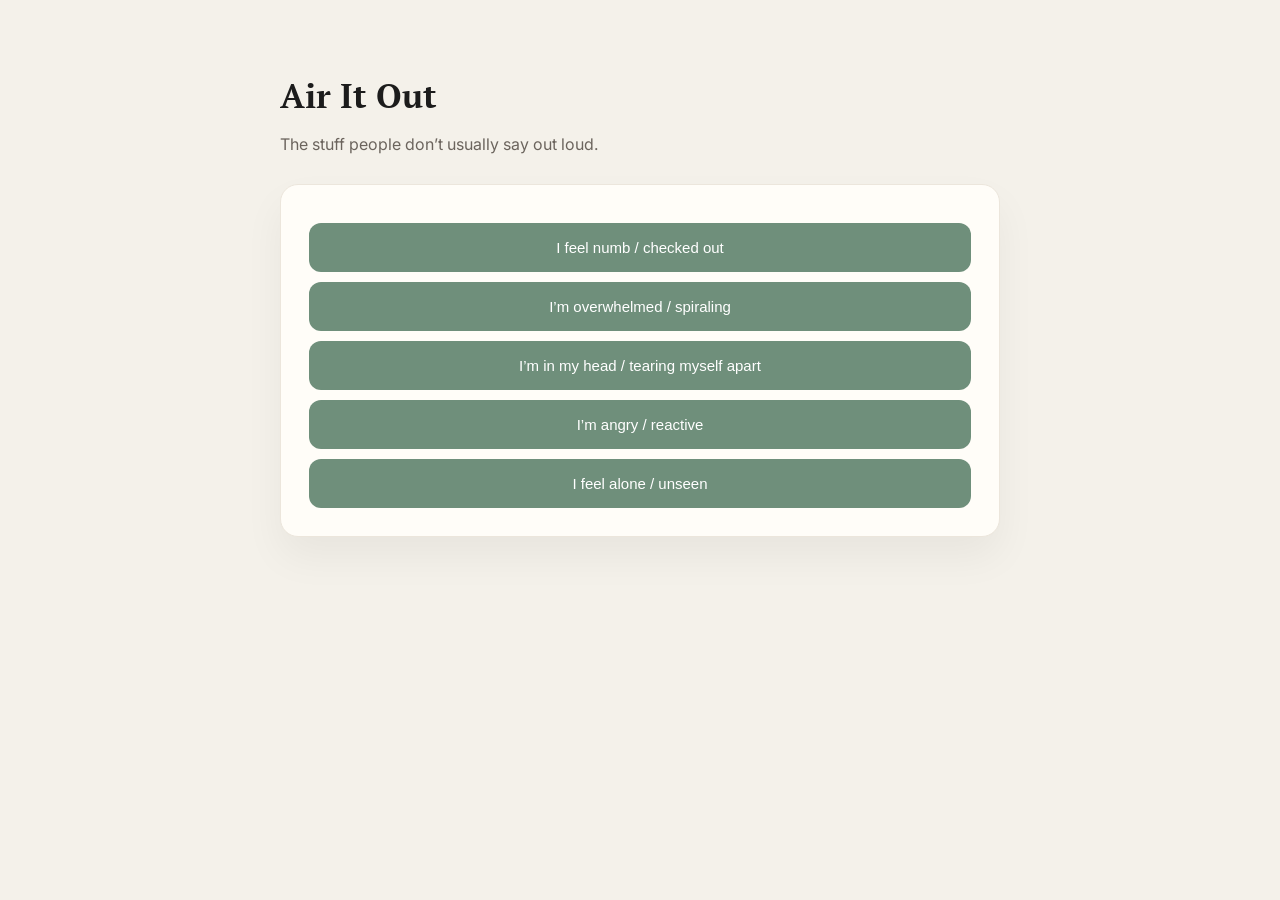
<file: app.html>
<!DOCTYPE html>
<html lang="en">
<head>
<meta charset="UTF-8">
<meta name="viewport" content="width=device-width, initial-scale=1.0">
<title>Air It Out</title>

<link href="https://fonts.googleapis.com/css2?family=PT+Serif:wght@400;700&family=Inter:wght@300;400;500&display=swap" rel="stylesheet">

<style>
body{
margin:0;
background:#f4f1ea;
font-family:'Inter',sans-serif;
color:#1c1c1c;
}

.container{
max-width:720px;
margin:auto;
padding:50px 20px;
}

h1{
font-family:'PT Serif',serif;
font-size:34px;
margin-bottom:10px;
}

.tagline{
color:#6b645d;
margin-bottom:30px;
}

.card{
background:#fffdf8;
padding:28px;
border-radius:18px;
margin-top:20px;
box-shadow:0 20px 40px rgba(0,0,0,0.05);
border:1px solid #ece6dc;
animation:fade 0.5s ease;
}

@keyframes fade{
from{opacity:0; transform:translateY(10px);}
to{opacity:1; transform:translateY(0);}
}

button{
width:100%;
padding:16px;
margin-top:10px;
border:none;
border-radius:12px;
background:#6f8f7b;
color:white;
font-size:15px;
cursor:pointer;
}

button:hover{
background:#5e7c6b;
}

.secondary{
background:#e8e3ef;
color:#2d2633;
}

.hidden{
display:none;
}

textarea{
width:100%;
min-height:140px;
margin-top:12px;
padding:12px;
border-radius:10px;
border:1px solid #ddd;
}

.section{
margin-top:16px;
line-height:1.7;
}

.diagram{
background:#f3efe9;
padding:14px;
border-radius:10px;
margin-top:10px;
font-size:14px;
color:#555;
}
</style>
</head>

<body>

<div class="container">

<h1>Air It Out</h1>
<p class="tagline">The stuff people don’t usually say out loud.</p>

<!-- HOME -->

<div class="card" id="home">

<button onclick="start('numb')">I feel numb / checked out</button>
<button onclick="start('overwhelm')">I’m overwhelmed / spiraling</button>
<button onclick="start('self')">I’m in my head / tearing myself apart</button>
<button onclick="start('anger')">I’m angry / reactive</button>
<button onclick="start('invisible')">I feel alone / unseen</button>

</div>

<!-- MODULE -->

<div class="card hidden" id="module">

<div class="section" id="content"></div>

<button onclick="next()">continue</button>

</div>

<!-- ACTION -->

<div class="card hidden" id="action">

<div class="section" id="tool"></div>

<button onclick="next2()">continue</button>

</div>

<!-- REFLECTION -->

<div class="card hidden" id="reflectionCard">

<p><strong>say it how it actually is</strong></p>

<textarea id="reflection" placeholder="no filter. no perfect wording. just be honest."></textarea>

<button onclick="save()">save</button>
<button class="secondary" onclick="restart()">start over</button>

</div>

</div>

<script>

let state="";

function start(s){
state=s;
document.getElementById("home").classList.add("hidden");
document.getElementById("module").classList.remove("hidden");
loadContent();
}

function loadContent(){

let data={

numb:`
<strong>you’re not lazy. you just checked out.</strong><br><br>

at some point things got heavy<br>
and instead of breaking down<br>
you shut it off<br><br>

and now you’re here<br>
not really feeling anything<br>
but also not feeling good either<br><br>

you didn’t choose this randomly<br>
this is what happens when you’ve been pushing through too much<br><br>

you already know what needs to be done<br>
you’re not confused<br>
you’re just disconnected<br><br>

you’re not broken<br>
you’re just tired<br><br>

what you’ve been through didn’t break you<br>
it shaped how you move through the world<br>
and your story is becoming fuel for something
`,

overwhelm:`
<strong>you’re not losing control. you’re overloaded.</strong><br><br>

this isn’t just anxiety<br>
this is everything hitting at once<br><br>

everything you didn’t process<br>
everything you pushed through<br><br>

and now it’s all here<br><br>

the frustrating part is<br>
you already understand it<br><br>

but your body hasn’t caught up yet<br><br>

so you feel like you’re spiraling<br><br>

you’re not<br>
you’re just finally feeling it<br><br>

and you don’t need to solve everything tonight
`,

self:`
<strong>that voice in your head didn’t start with you.</strong><br><br>

the one telling you you’re not enough<br>
not attractive enough<br>
not good enough<br><br>

it feels like truth<br>
but it’s not neutral<br><br>

and yeah<br>
you know logically it’s not true<br><br>

but that doesn’t make it go away<br><br>

you don’t need to jump to loving yourself<br><br>

just start here:<br><br>

“maybe this voice isn’t the full truth either”
`,

anger:`
<strong>this isn’t just anger. this is buildup.</strong><br><br>

things you didn’t say<br>
things you let slide<br><br>

it stacked up<br><br>

and now it’s coming out<br><br>

you’re not crazy<br>
you hit a limit<br><br>

something in you needed to be heard
`,

invisible:`
<strong>feeling unseen hits deeper than people admit.</strong><br><br>

it makes you stop trying<br><br>

because what’s the point if no one really sees you<br><br>

but just because you’ve felt invisible<br>
doesn’t mean you are<br><br>

it just means you’ve been in spaces<br>
that didn’t know how to see you
`

};

document.getElementById("content").innerHTML=data[state];

document.getElementById("tool").innerHTML=`
<strong>don’t overthink this — just try one:</strong><br><br>

• press your feet into the ground<br>
• look around and name 5 things you see<br>
• write everything in your head without stopping for 2 minutes<br><br>

<strong>real talk:</strong><br>
you don’t need to fix everything right now
`;

}

function next(){
document.getElementById("module").classList.add("hidden");
document.getElementById("action").classList.remove("hidden");
}

function next2(){
document.getElementById("action").classList.add("hidden");
document.getElementById("reflectionCard").classList.remove("hidden");
}

function save(){
localStorage.setItem("air_it_out_reflection", document.getElementById("reflection").value);
alert("saved.");
}

function restart(){
location.reload();
}

</script>

</body>
</html>
</file>
